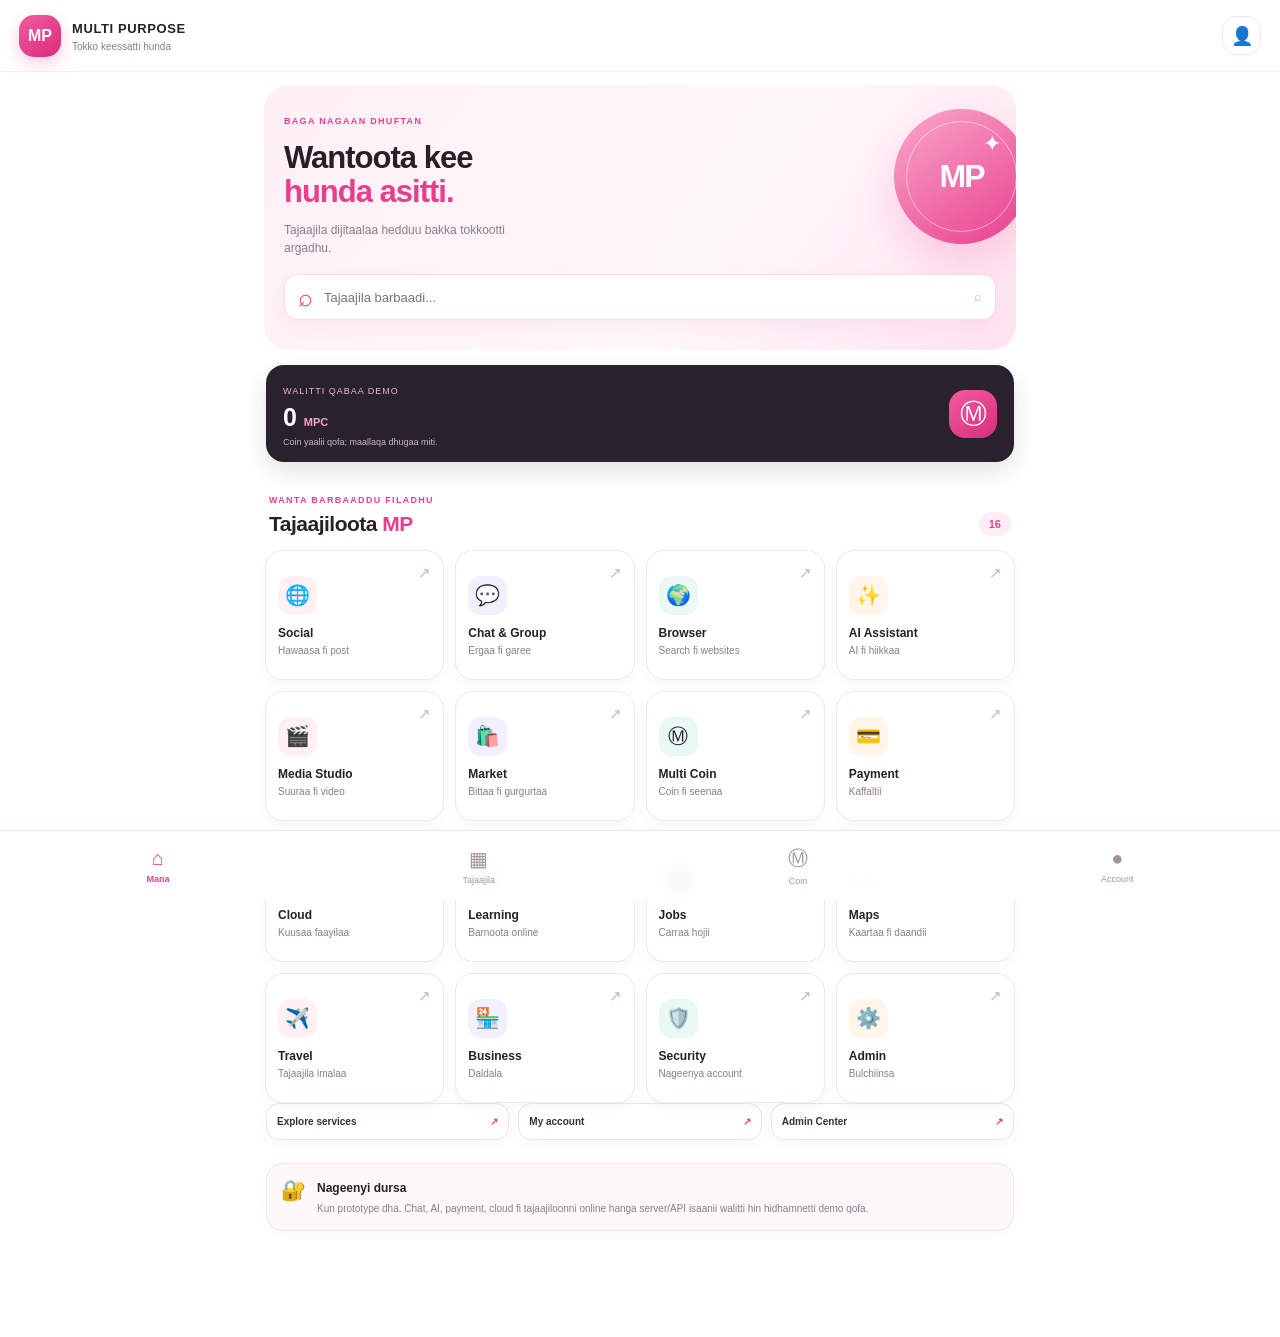
<file: index.html>
<!doctype html>
<html lang="om">
<head>
<meta charset="utf-8"><meta name="viewport" content="width=device-width, initial-scale=1">
<meta name="theme-color" content="#e83e8c"><title>MULTI PURPOSE — Modern App</title><link rel="stylesheet" href="styles.css">
</head>
<body>
<header class="top">
  <div class="brand"><div class="logo">MP</div><div><b>MULTI PURPOSE</b><small>Tokko keessatti hunda</small></div></div>
  <button class="profile" aria-label="Profile">👤</button>
</header>
<main>
  <section class="hero">
    <div class="hero-copy"><span class="tag">BAGA NAGAAN DHUFTAN</span><h1>Wantoota kee<br><em>hunda asitti.</em></h1><p>Tajaajila dijitaalaa hedduu bakka tokkootti argadhu.</p></div>
    <div class="hero-orb"><span>✦</span><b>MP</b></div>
    <label class="search"><span>⌕</span><input id="search" placeholder="Tajaajila barbaadi..."><kbd>⌕</kbd></label>
  </section>
  <section class="quick">
    <div><small>WALITTI QABAA DEMO</small><strong>0 <i>MPC</i></strong><p>Coin yaalii qofa; maallaqa dhugaa miti.</p></div><div class="coin">Ⓜ</div>
  </section>
  <section class="heading"><div><small>WANTA BARBAADDU FILADHU</small><h2>Tajaajiloota <span>MP</span></h2></div><span class="total" id="count">16</span></section>
  <section class="grid" id="services" aria-label="All MULTI PURPOSE services">
    <button class="tile" data-name="MP Social" data-desc="Post, short video, live video, stories, likes fi comments."><span class="symbol s1">🌐</span><b>Social</b><small>Hawaasa fi post</small><span class="arrow">↗</span></button>
    <button class="tile" data-name="MP Chat" data-desc="Private chat, group chat fi voice message. Amma demo qofa."><span class="symbol s2">💬</span><b>Chat & Group</b><small>Ergaa fi garee</small><span class="arrow">↗</span></button>
    <button class="tile" data-name="MP Browser" data-desc="Search fi marsariitii banuuf. Browser kun amma demo UI dha."><span class="symbol s3">🌍</span><b>Browser</b><small>Search fi websites</small><span class="arrow">↗</span></button>
    <button class="tile" data-name="MP AI" data-desc="Gargaaraa AI, hiikkaa afaanii fi barreessuu. API dhugaa hin hidhamne."><span class="symbol s4">✨</span><b>AI Assistant</b><small>AI fi hiikkaa</small><span class="arrow">↗</span></button>
    <button class="tile" data-name="MP Media" data-desc="Photo editing, video tools fi media player."><span class="symbol s5">🎬</span><b>Media Studio</b><small>Suuraa fi video</small><span class="arrow">↗</span></button>
    <button class="tile" data-name="MP Market" data-desc="Bittaa, gurgurtaa fi daldala. Order fi payment dhugaa hin jiru."><span class="symbol s6">🛍️</span><b>Market</b><small>Bittaa fi gurgurtaa</small><span class="arrow">↗</span></button>
    <button class="tile" data-name="MP Coin" data-desc="MULTI COIN balance fi transaction history. MPC demo points qofa."><span class="symbol s7">Ⓜ</span><b>Multi Coin</b><small>Coin fi seenaa</small><span class="arrow">↗</span></button>
    <button class="tile" data-name="MP Payment" data-desc="Payment provider seera qabeessa waliin yeroo booda walitti hidhamu. Amma hin hojjetu."><span class="symbol s8">💳</span><b>Payment</b><small>Kaffaltii</small><span class="arrow">↗</span></button>
    <button class="tile" data-name="MP Cloud" data-desc="File storage fi backup. Cloud storage server dhugaa hin jiru."><span class="symbol s9">☁️</span><b>Cloud</b><small>Kuusaa faayilaa</small><span class="arrow">↗</span></button>
    <button class="tile" data-name="MP Learning" data-desc="Barnoota online, kitaabota fi video barumsaa."><span class="symbol s10">📚</span><b>Learning</b><small>Barnoota online</small><span class="arrow">↗</span></button>
    <button class="tile" data-name="MP Jobs" data-desc="Beeksisa hojii fi iyyannoo hojii."><span class="symbol s11">💼</span><b>Jobs</b><small>Carraa hojii</small><span class="arrow">↗</span></button>
    <button class="tile" data-name="MP Maps" data-desc="Map fi navigation; kaartaa provider waliin walitti hidhamuu qaba."><span class="symbol s12">🗺️</span><b>Maps</b><small>Kaartaa fi daandii</small><span class="arrow">↗</span></button>
    <button class="tile" data-name="MP Travel" data-desc="Odeeffannoo imalaa, geejjiba fi hoteela. Booking dhugaa hin jiru."><span class="symbol s13">✈️</span><b>Travel</b><small>Tajaajila imalaa</small><span class="arrow">↗</span></button>
    <button class="tile" data-name="MP Business" data-desc="Fuula daldalaa, tajaajila maamilaa fi analytics."><span class="symbol s14">🏪</span><b>Business</b><small>Daldala</small><span class="arrow">↗</span></button>
    <button class="tile" data-name="MP Security" data-desc="Privacy, block, report fi eegumsa account."><span class="symbol s15">🛡️</span><b>Security</b><small>Nageenya account</small><span class="arrow">↗</span></button>
    <button class="tile" data-name="MP Admin" data-desc="Admin dashboard Afaan Oromoo; hojii admin server irratti mirkanaa'uu qaba."><span class="symbol s16">⚙️</span><b>Admin</b><small>Bulchiinsa</small><span class="arrow">↗</span></button>
  </section>
  <section class="quick-links"><a href="#services">Explore services <span>↗</span></a><a href="#account">My account <span>↗</span></a><a href="#admin">Admin Center <span>↗</span></a></section>
  <section class="info"><span>🔐</span><div><b>Nageenyi dursa</b><p>Kun prototype dha. Chat, AI, payment, cloud fi tajaajiloonni online hanga server/API isaanii walitti hin hidhamnetti demo qofa.</p></div></section>
</main>
<nav class="nav"><a class="selected" href="#"><span>⌂</span>Mana</a><a href="#services"><span>▦</span>Tajaajila</a><a href="#coin"><span>Ⓜ</span>Coin</a><a href="#account"><span>●</span>Account</a></nav>
<dialog id="modal"><div class="modalbox"><button id="close" class="x">×</button><div id="modalIcon" class="modalicon">🌐</div><h2 id="modalTitle"></h2><p id="modalDesc"></p><label class="demo">Prototype / Demo</label><button id="done" class="action">Tole</button></div></dialog>
<script src="app.js"></script>
</body></html>
</file>
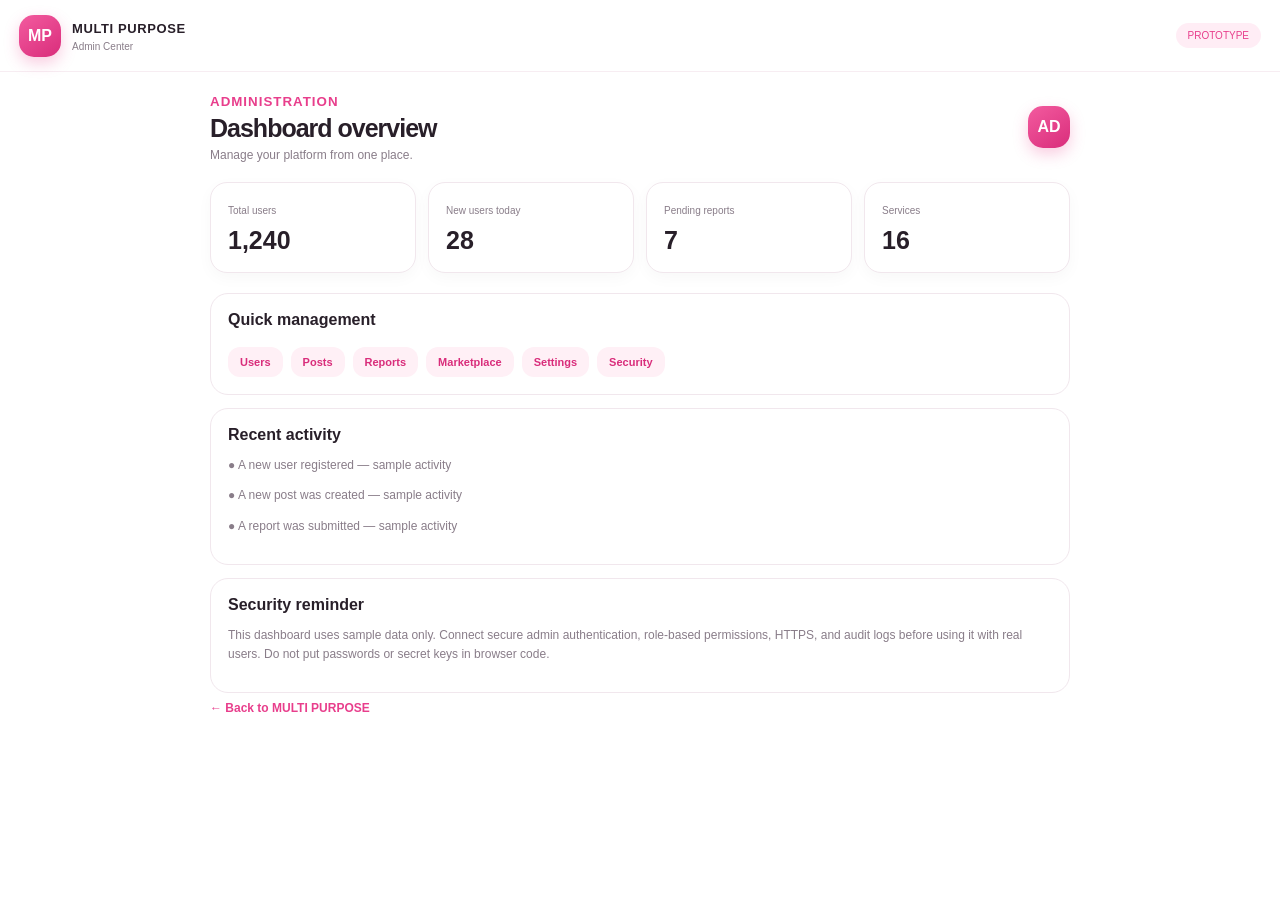
<file: admin.html>
<!doctype html>
<html lang="en"><head><meta charset="utf-8"><meta name="viewport" content="width=device-width,initial-scale=1"><meta name="theme-color" content="#e83e8c"><title>MP Admin Center</title><link rel="stylesheet" href="styles.css"><style>
.admin-wrap{max-width:900px;margin:auto;padding:20px}.admin-head{display:flex;justify-content:space-between;align-items:center;gap:12px}.admin-head h1{font-size:25px;margin:5px 0}.admin-sub{color:#897d89;font-size:12px}.admin-grid{display:grid;grid-template-columns:repeat(2,1fr);gap:12px;margin:20px 0}.stat{background:#fff;border:1px solid #f1e7ed;border-radius:17px;padding:17px;box-shadow:0 5px 16px #29142108}.stat small{color:#897d89;font-size:10px}.stat strong{display:block;font-size:25px;margin-top:8px}.admin-card{background:white;border:1px solid #f1e7ed;border-radius:18px;padding:17px;margin-top:13px}.admin-card h2{font-size:16px;margin:0 0 10px}.admin-card p{font-size:12px;color:#897d89;line-height:1.55}.admin-link{display:inline-block;color:#e83e8c;text-decoration:none;font-size:12px;font-weight:700;margin-top:8px}.admin-nav{display:flex;gap:8px;flex-wrap:wrap;margin-top:18px}.admin-nav a{padding:9px 12px;border-radius:12px;background:#fff0f6;color:#d92d7b;text-decoration:none;font-size:11px;font-weight:700}@media(min-width:650px){.admin-grid{grid-template-columns:repeat(4,1fr)}}
</style></head><body>
<header class="top"><a class="brand" href="index.html" style="text-decoration:none;color:inherit"><div class="logo">MP</div><div><b>MULTI PURPOSE</b><small>Admin Center</small></div></a><span class="demo">PROTOTYPE</span></header>
<main class="admin-wrap"><div class="admin-head"><div><small style="color:#e83e8c;font-weight:800;letter-spacing:1px">ADMINISTRATION</small><h1>Dashboard overview</h1><div class="admin-sub">Manage your platform from one place.</div></div><div class="logo">AD</div></div>
<div class="admin-grid"><div class="stat"><small>Total users</small><strong>1,240</strong></div><div class="stat"><small>New users today</small><strong>28</strong></div><div class="stat"><small>Pending reports</small><strong>7</strong></div><div class="stat"><small>Services</small><strong>16</strong></div></div>
<div class="admin-card"><h2>Quick management</h2><div class="admin-nav"><a href="#">Users</a><a href="#">Posts</a><a href="#">Reports</a><a href="#">Marketplace</a><a href="#">Settings</a><a href="#">Security</a></div></div>
<div class="admin-card"><h2>Recent activity</h2><p>● A new user registered — sample activity</p><p>● A new post was created — sample activity</p><p>● A report was submitted — sample activity</p></div>
<div class="admin-card"><h2>Security reminder</h2><p>This dashboard uses sample data only. Connect secure admin authentication, role-based permissions, HTTPS, and audit logs before using it with real users. Do not put passwords or secret keys in browser code.</p></div>
<a class="admin-link" href="index.html">← Back to MULTI PURPOSE</a></main></body></html>
</file>
<file: styles.css>
*{box-sizing:border-box} :root{--p:#e83e8c;--p2:#ffedf5;--ink:#281f29;--muted:#897d89;--line:#f2e3eb}body{margin:0;background:#fff;color:var(--ink);font-family:Inter,Arial,sans-serif;padding-bottom:86px}.top{height:72px;padding:0 19px;display:flex;align-items:center;justify-content:space-between;position:sticky;top:0;background:#ffffffed;backdrop-filter:blur(14px);z-index:5;border-bottom:1px solid #f7edf2}.brand{display:flex;align-items:center;gap:11px}.logo{width:42px;height:42px;border-radius:15px;background:linear-gradient(145deg,#f35b9f,#d92d7b);display:grid;place-items:center;color:#fff;font-weight:900;box-shadow:0 6px 15px #e83e8c44}.brand b{font-size:13px;letter-spacing:.6px}.brand small{display:block;color:var(--muted);font-size:10px;margin-top:4px}.profile{width:39px;height:39px;border:1px solid var(--line);border-radius:14px;background:#fff;font-size:18px}.hero{position:relative;margin:13px 14px 0;padding:25px 20px 19px;border-radius:25px;overflow:hidden;background:linear-gradient(125deg,#fff0f6 0%,#fff8fb 60%,#ffe3ef 100%);min-height:250px}.hero-copy{position:relative;z-index:1;max-width:75%}.tag,.heading small{font-size:9px;letter-spacing:1.3px;font-weight:800;color:var(--p)}h1{font-size:31px;line-height:1.1;margin:13px 0 9px;letter-spacing:-1px}h1 em{font-style:normal;color:var(--p)}.hero p{font-size:12px;line-height:1.5;color:var(--muted);max-width:250px}.hero-orb{position:absolute;right:-13px;top:24px;width:135px;height:135px;border-radius:50%;background:linear-gradient(145deg,#f9a8cc,#e83e8c);display:grid;place-items:center;color:#fff;box-shadow:0 18px 40px #e83e8c33}.hero-orb:before{content:"";position:absolute;inset:12px;border:1px solid #ffffff77;border-radius:50%}.hero-orb b{font-size:32px;letter-spacing:-2px}.hero-orb span{position:absolute;top:22px;right:28px;font-size:22px}.search{height:46px;position:relative;z-index:2;margin-top:17px;background:#fff;border:1px solid #f4dce8;border-radius:14px;display:flex;align-items:center;padding:0 13px;box-shadow:0 7px 18px #a92b6310}.search span{font-size:25px;color:var(--p);margin-right:9px}.search input{border:0;outline:0;width:100%;font-size:13px;color:var(--ink)}.search kbd{color:#c7a9b8}.quick{margin:15px 16px 27px;border-radius:18px;padding:15px 17px;background:#29212c;color:#fff;display:flex;justify-content:space-between;align-items:center;box-shadow:0 9px 22px #29212c20}.quick small{font-size:9px;letter-spacing:1px;color:#eeb8d0}.quick strong{font-size:25px;display:block;margin:5px 0}.quick i{font-size:11px;font-style:normal;color:#f7a5c9}.quick p{font-size:9px;color:#c7b9c4;margin:0}.coin{width:48px;height:48px;border-radius:16px;background:linear-gradient(145deg,#f35b9f,#d92d7b);display:grid;place-items:center;font-size:27px}.heading{padding:0 19px 14px;display:flex;align-items:end;justify-content:space-between}.heading h2{font-size:21px;margin:5px 0 0;letter-spacing:-.5px}.heading h2 span{color:var(--p)}.total{background:var(--p2);color:var(--p);border-radius:30px;padding:6px 10px;font-size:11px;font-weight:700}.grid{display:grid;grid-template-columns:repeat(2,minmax(0,1fr));gap:11px;padding:0 15px}.tile{position:relative;text-align:left;background:#fff;border:1px solid #f1e7ed;border-radius:18px;padding:14px 12px 13px;min-height:123px;box-shadow:0 5px 16px #29142108;color:var(--ink);cursor:pointer;transition:transform .15s,box-shadow .15s}.tile:active{transform:scale(.97)}.symbol{width:39px;height:39px;border-radius:13px;display:grid;place-items:center;font-size:20px;margin-bottom:11px}.s1,.s5,.s9,.s13{background:#fff0f6}.s2,.s6,.s10,.s14{background:#f2efff}.s3,.s7,.s11,.s15{background:#eaf8f6}.s4,.s8,.s12,.s16{background:#fff5e8}.tile b{font-size:12px;display:block}.tile small{display:block;font-size:10px;color:var(--muted);margin-top:5px}.arrow{position:absolute;right:12px;top:13px;color:#c9b7c2;font-size:15px}.info{margin:23px 16px 20px;padding:14px;border-radius:16px;background:#fff8fb;border:1px solid #f5e5ed;display:flex;gap:11px}.info>span{font-size:20px}.info b{font-size:12px}.info p{font-size:10px;color:var(--muted);line-height:1.5;margin:5px 0 0}.nav{position:fixed;bottom:0;left:0;right:0;height:70px;background:#ffffffed;backdrop-filter:blur(12px);border-top:1px solid var(--line);display:flex;align-items:center;justify-content:space-around;z-index:5}.nav a{text-decoration:none;color:#a394a0;font-size:9px;text-align:center}.nav a span{display:block;font-size:20px;margin-bottom:4px}.nav a.selected{color:var(--p);font-weight:800}dialog{border:0;border-radius:22px;padding:0;width:calc(100% - 42px);max-width:360px;box-shadow:0 20px 70px #26101e55}dialog::backdrop{background:#21131d77;backdrop-filter:blur(3px)}.modalbox{padding:25px;text-align:center;position:relative}.x{position:absolute;right:14px;top:8px;border:0;background:none;font-size:27px;color:var(--muted)}.modalicon{font-size:36px}.modalbox h2{font-size:20px}.modalbox p{font-size:12px;line-height:1.6;color:var(--muted)}.demo{display:inline-block;padding:7px 12px;border-radius:20px;background:var(--p2);color:var(--p);font-size:10px}.action{width:100%;border:0;background:var(--p);color:white;border-radius:13px;padding:13px;margin-top:18px;font-weight:700}@media(min-width:650px){main{max-width:780px;margin:auto}.grid{grid-template-columns:repeat(4,minmax(0,1fr))}.hero{min-height:265px}.quick{margin-left:auto;margin-right:auto;max-width:748px}}
/* v0.9 full-app visual polish */
:focus-visible{outline:3px solid #f08ab8;outline-offset:3px}
.quick-links{display:grid;grid-template-columns:repeat(3,minmax(0,1fr));gap:9px;margin:0 16px 22px}
.quick-links a{background:#fff;border:1px solid #f1e3eb;border-radius:13px;padding:12px 10px;text-decoration:none;color:#392d38;font-size:10px;font-weight:700;box-shadow:0 5px 16px #29142108}
.quick-links a span{float:right;color:#e83e8c}
.tile{min-height:130px}
.tile:hover{box-shadow:0 10px 24px #e83e8c17;border-color:#efbfd5}
.search:focus-within{border-color:#e83e8c;box-shadow:0 0 0 3px #e83e8c18}
.info{box-shadow:0 5px 18px #29142106}
@media(max-width:360px){.hero-orb{width:105px;height:105px;right:-20px}.hero-copy{max-width:80%}h1{font-size:27px}.quick-links{gap:6px}.quick-links a{font-size:9px;padding:10px 7px}}
</file>
